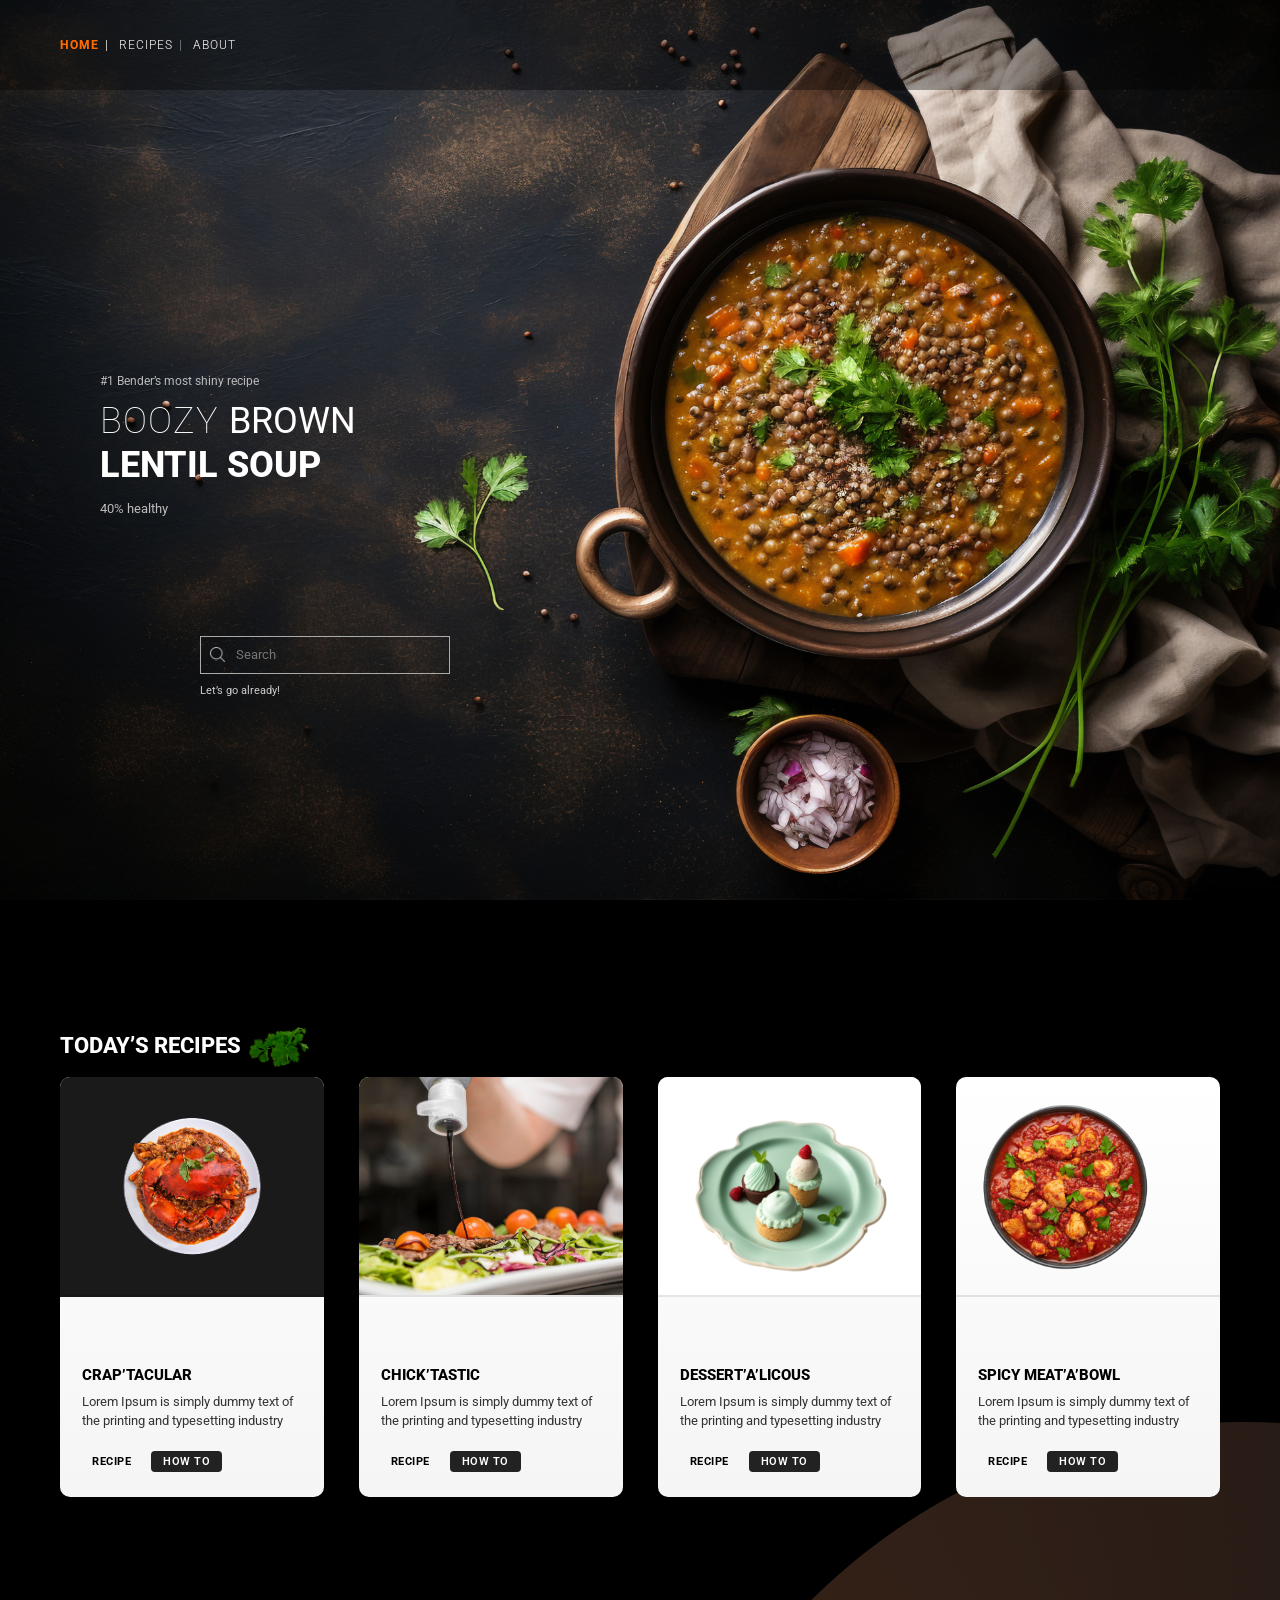
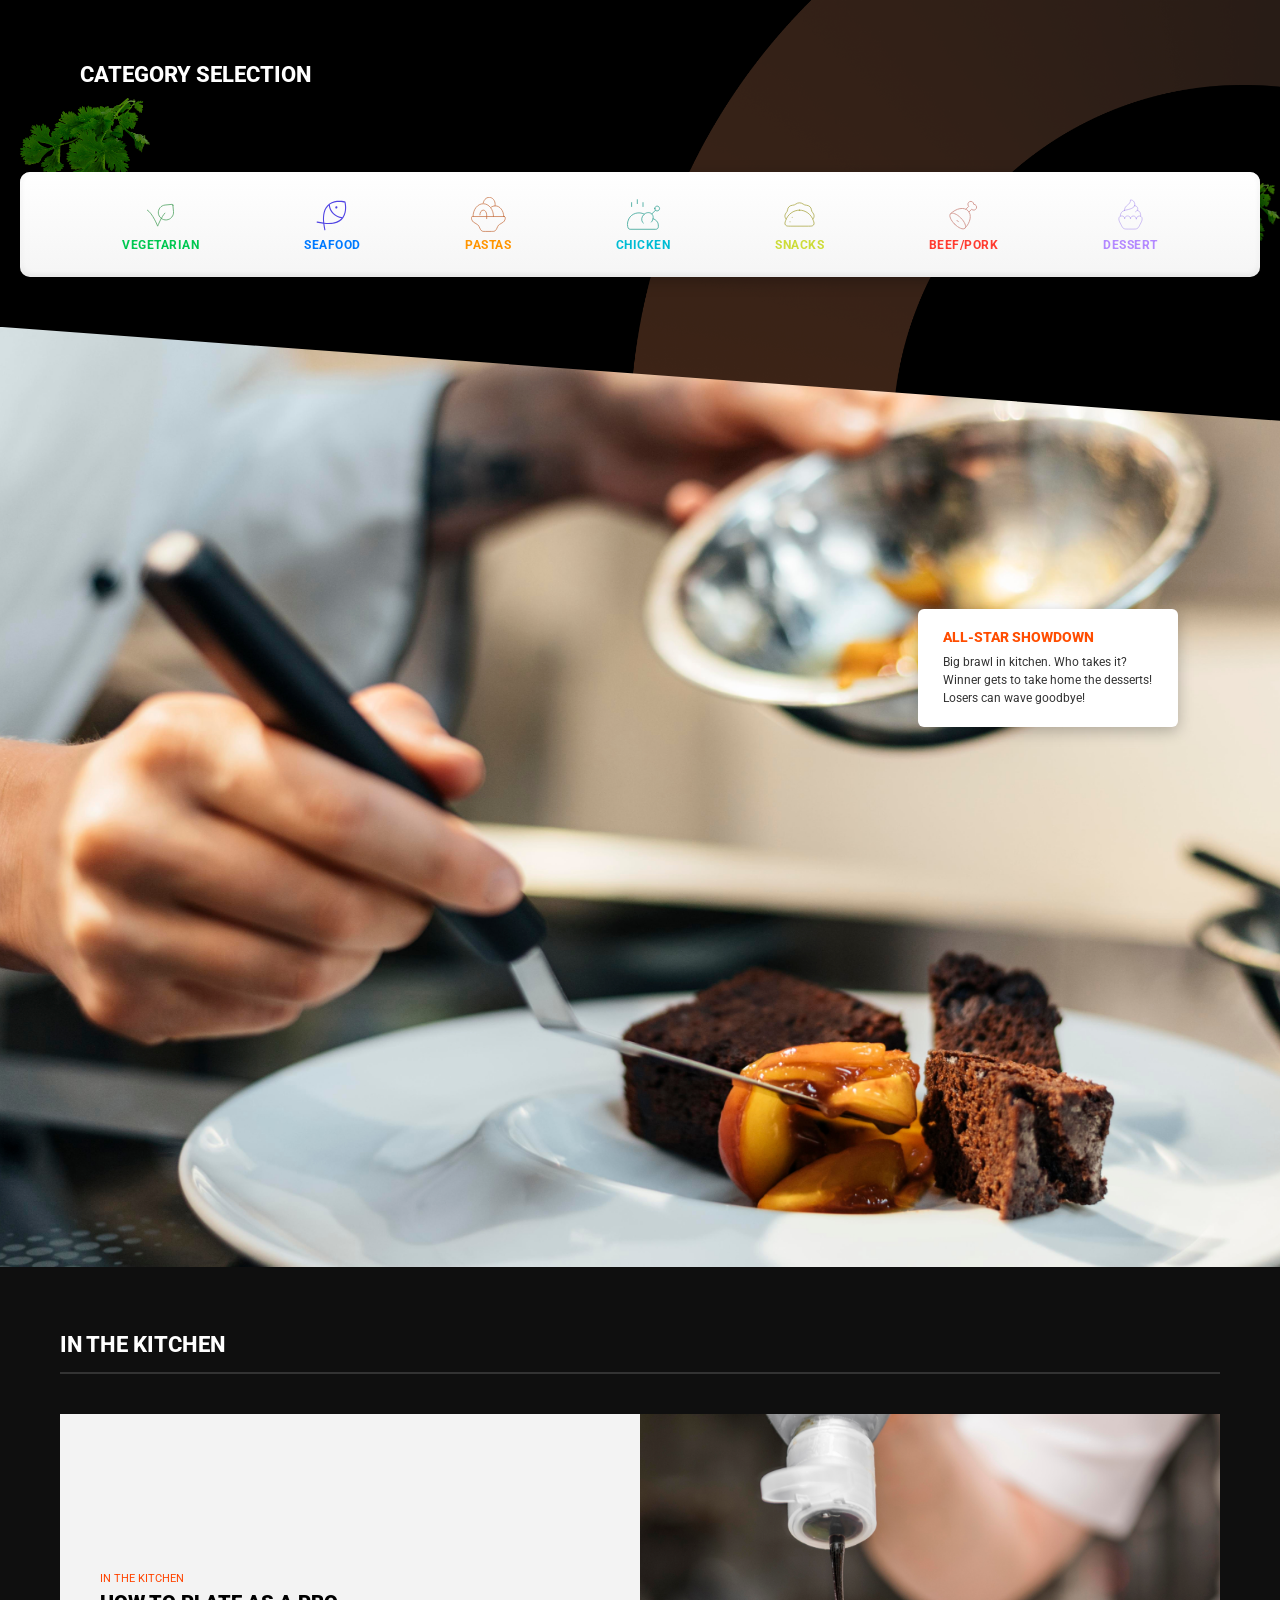
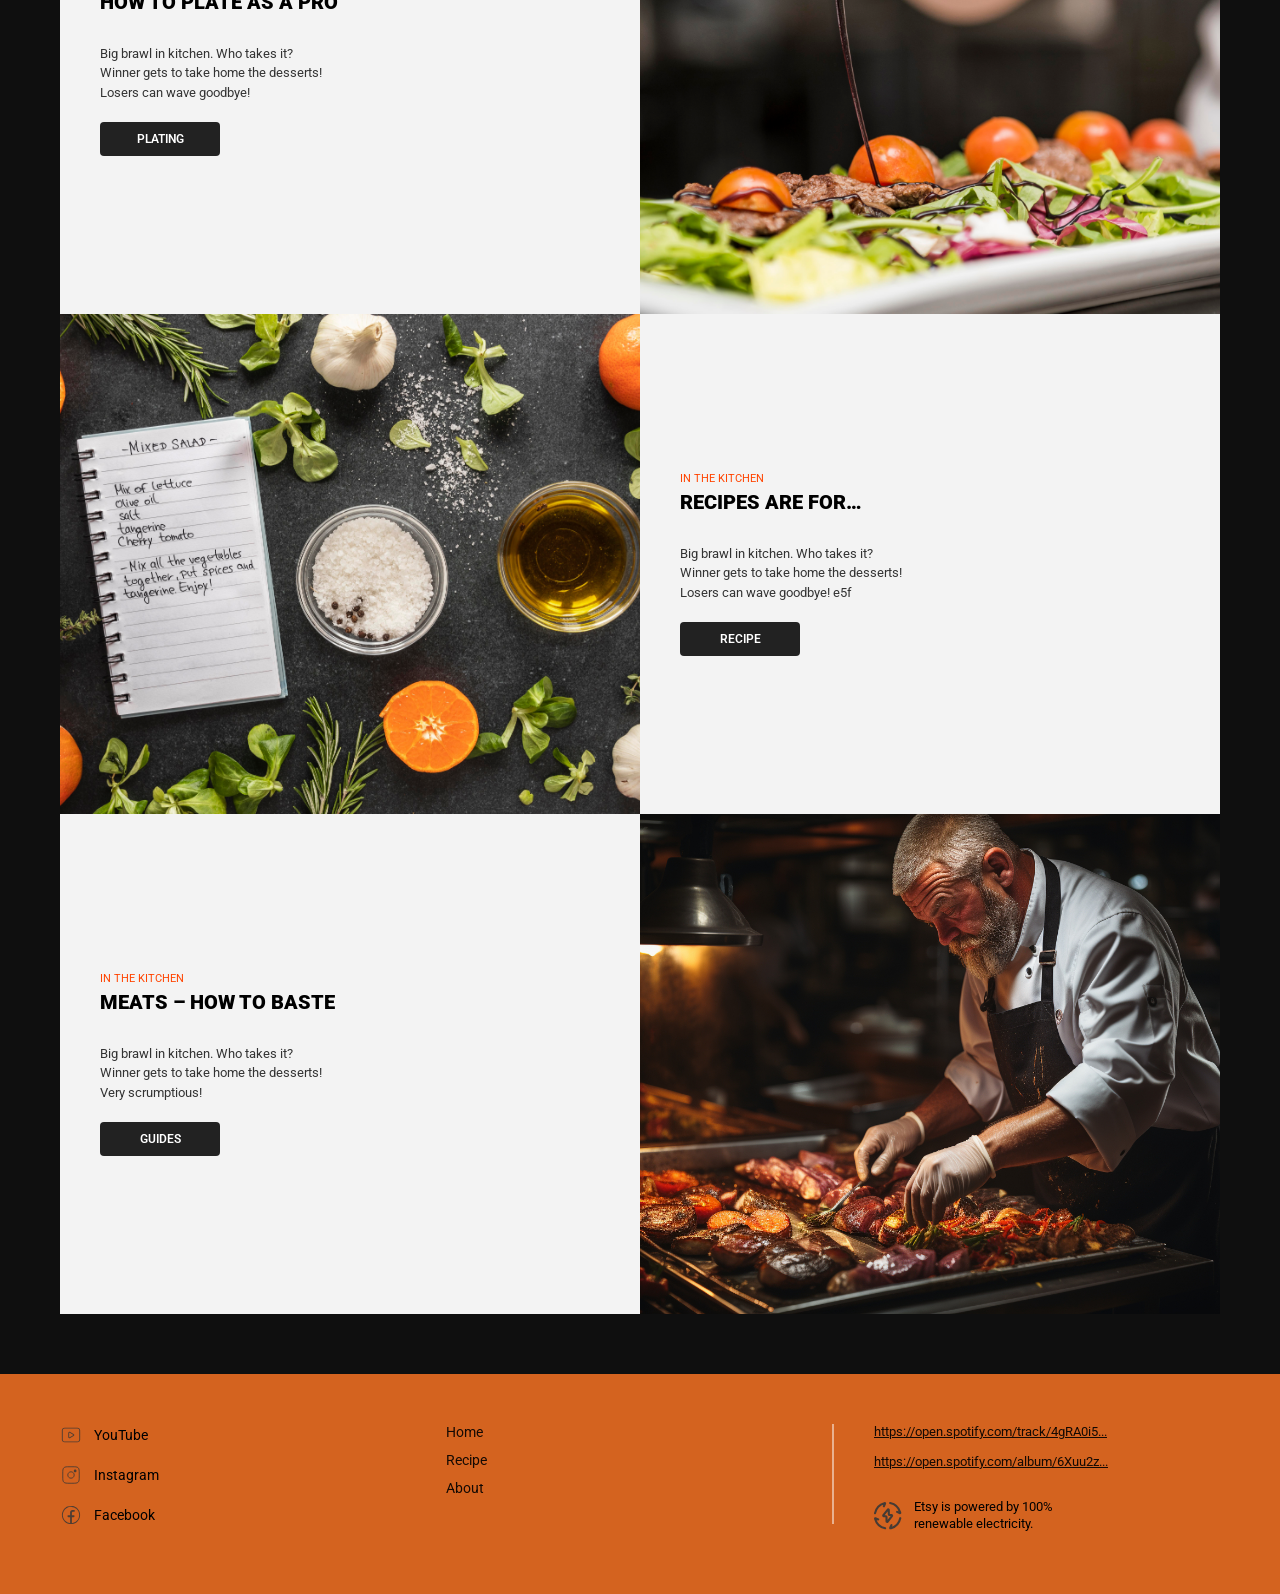
<file: index.html>
<!DOCTYPE html>
<html lang="en">
<head>
  <meta charset="UTF-8">
  <meta name="viewport" content="width=device-width, initial-scale=1.0">
  <title>Boozy Brown Lentil Soup</title>
  <link href="https://fonts.googleapis.com/css2?family=Roboto:wght@100;300;400;700;800&display=swap" rel="stylesheet">
  <link rel="stylesheet" href="style.css">
</head>
<body>
  <!-- ===== NAVIGATION ===== -->
  <header class="navbar">
    <nav>
      <ul>
        <li class="active">HOME</li>
        <li>RECIPES</li>
        <li>ABOUT</li>
      </ul>
    </nav>
  </header>
    <header class="navbar">
  <nav>
    <ul>
      <li class="active">HOME</li>
      <li>RECIPES</li>
      <li>ABOUT</li>
    </ul>
  </nav>
</header>
  <!-- ===== HERO SECTION ===== -->
 <section class="hero" onclick="location.href='RecipeDetails/RecipeDetails.html'">
    <div class="overlay"></div>
    <div class="content">
      <p class="subtitle">#1 Bender’s most shiny recipe</p>
     <h1><span class="light">BOOZY </span><span class="normal">BROWN</span></h1>
<h2>LENTIL SOUP</h2>

      <p class="desc">40% healthy</p>

  <div class="search-box" onclick="event.stopPropagation()" onkeydown="event.stopPropagation()">
  <img src="RecipeFront/images/figma-1st-semester-recipe/images/search-interface.png" alt="Search Icon" class="search-icon">
  <input type="text" placeholder="Search"
         onkeydown="if(event.key === 'Enter' && this.value.trim() !== ''){ location.href='RecipeSRPandSearch/RecipeSRPandSearch.html'; }">
</div>
      <p class="small-text">Let’s go already!</p>
    </div>
  </section>

<!-- ===== TODAY'S RECIPES SECTION ===== -->
<section class="recipes-section">
  <h2 class="section-title">TODAY’S RECIPES 
      <img src="RecipeFront/images/figma-1st-semester-recipe/images/seek.png" class="leaf-icon">
  </h2>

  <div class="recipes-grid">
    <div class="recipe-card">
      <img src="images/figma-1st-semester-recipe/0ca5675bb385cc3f59028e947de2c1664edab663.png" alt="recipe" class="recipe-img">
      <div class="recipe-content">
        <h3>CRAP’TACULAR</h3>
        <p>Lorem Ipsum is simply dummy text of the printing and typesetting industry</p>
        <div class="tags">
          <span class="tag">RECIPE</span>
          <span class="tag how">HOW TO</span>
        </div>
      </div>
    </div>

    <div class="recipe-card">
      <img src="images/figma-1st-semester-recipe/82b049c8a2098b07414c979d2df668dbbc7cd9cd.jpg" alt="recipe" class="recipe-img">
      <div class="recipe-content">
        <h3>CHICK’TASTIC</h3>
        <p>Lorem Ipsum is simply dummy text of the printing and typesetting industry</p>
        <div class="tags">
          <span class="tag">RECIPE</span>
          <span class="tag how">HOW TO</span>
        </div>
      </div>
    </div>

    <div class="recipe-card">
      <img src="images/figma-1st-semester-recipe/0da1266ca0240a8334f162df27a0d9e3b7f6fc4f.png" alt="recipe" class="recipe-img">
      <div class="recipe-content">
        <h3>DESSERT’A’LICOUS</h3>
        <p>Lorem Ipsum is simply dummy text of the printing and typesetting industry</p>
        <div class="tags">
          <span class="tag">RECIPE</span>
          <span class="tag how">HOW TO</span>
        </div>
      </div>
    </div>

    <div class="recipe-card">
      <img src="images/figma-1st-semester-recipe/2ca51512065ec45906eaa1f02310718987f6aa37.png" alt="recipe" class="recipe-img">
      <div class="recipe-content">
        <h3>SPICY MEAT’A’BOWL</h3>
        <p>Lorem Ipsum is simply dummy text of the printing and typesetting industry</p>
        <div class="tags">
          <span class="tag">RECIPE</span>
          <span class="tag how">HOW TO</span>
        </div>
      </div>
    </div>
  </div>
</section>


<!-- ===== CATEGORY SELECTION ===== -->
<section class="category-section">
  <!-- Background vectors -->
  <img src="images/figma-1st-semester-recipe/Ellipse 2.png" alt="background vector" class="category-bg">
  <img src="images/figma-1st-semester-recipe/images/seek.png" alt="leaf left" class="leaf-left">
  <img src="images/figma-1st-semester-recipe/images/seek.png" alt="leaf right" class="leaf-right">

<!-- Title -->
  <h2 class="section-title">CATEGORY SELECTION</h2>

  <!-- Category bar -->
  <div class="category-bar">
    <div class="category-item">
      <img src="images/figma-1st-semester-recipe/icons/iconoir--vegan 1.svg" alt="Vegetarian">
      <p class="veg">VEGETARIAN</p>
    </div>

    <div class="category-item">
      <img src="images/figma-1st-semester-recipe/icons/ph--fish-simple-thin 1.svg" alt="Seafood">
      <p class="seafood">SEAFOOD</p>
    </div>

    <div class="category-item">
      <img src="images/figma-1st-semester-recipe/icons/Group.svg" alt="Pastas">
      <p class="pasta">PASTAS</p>
    </div>

    <div class="category-item">
      <img src="images/figma-1st-semester-recipe/icons/streamline--chicken-grilled-stream 1.svg" alt="Chicken">
      <p class="chicken">CHICKEN</p>
    </div>

    <div class="category-item">
      <img src="images/figma-1st-semester-recipe/icons/hugeicons--taco-02 1.svg" alt="Snacks">
      <p class="snacks">SNACKS</p>
    </div>

    <div class="category-item">
      <img src="images/figma-1st-semester-recipe/icons/tabler--meat 1.svg" alt="Beef">
      <p class="beef">BEEF/PORK</p>
    </div>

    <div class="category-item">
      <img src="images/figma-1st-semester-recipe/icons/hugeicons--cupcake-02 1.svg" alt="Dessert">
      <p class="dessert">DESSERT</p>
    </div>
  </div>
</section>

<!-- ===== CHEF SECTION ===== -->
<section class="chef-section">
  <div class="chef-bg"></div>
  <div class="chef-content">
    <h3>ALL-STAR SHOWDOWN</h3>
    <p>Big brawl in kitchen. Who takes it?<br>Winner gets to take home the desserts!<br>Losers can wave goodbye!</p>
  </div>
</section>

<section class="kitchen-section">
  
  <h2 class="kitchen-title">IN THE KITCHEN</h2>
  <div class="kitchen-divider"></div>

  <div class="kitchen-grid">

    <!-- 1: CARD -->
    <div class="kg-card">
      <p class="small-type">In the kitchen</p>
      <h3>HOW TO PLATE AS A PRO</h3>
      <p class="desc">
        Big brawl in kitchen. Who takes it?<br>
        Winner gets to take home the desserts!<br>
        Losers can wave goodbye!
      </p>
      <button class="kitchen-btn">PLATING</button>
    </div>

    <!-- 2: IMAGE -->
    <div class="kg-img" style="background-image:url(images/figma-1st-semester-recipe/82b049c8a2098b07414c979d2df668dbbc7cd9cd.jpg);"></div>

    <!-- 3: IMAGE -->
    <div class="kg-img" style="background-image:url(images/figma-1st-semester-recipe/6998cb5c6dc02ad247c7559aa3baa0371f5f1b48.jpg);"></div>

    <!-- 4: CARD -->
    <div class="kg-card">
      <p class="small-type">In the kitchen</p>
      <h3>RECIPES ARE FOR…</h3>
      <p class="desc">
        Big brawl in kitchen. Who takes it?<br>
        Winner gets to take home the desserts!<br>
        Losers can wave goodbye! e5f
      </p>
      <button class="kitchen-btn">RECIPE</button>
    </div>

    <!-- 5: CARD -->
    <div class="kg-card">
      <p class="small-type">In the kitchen</p>
      <h3>MEATS – HOW TO BASTE</h3>
      <p class="desc">
        Big brawl in kitchen. Who takes it?<br>
        Winner gets to take home the desserts!<br>
        Very scrumptious!
      </p>
      <button class="kitchen-btn">GUIDES</button>
    </div>

    <!-- 6: IMAGE -->
    <div class="kg-img" style="background-image:url(images/figma-1st-semester-recipe/images/close-up-person.jpg);"></div>

  </div>

</section>

<footer class="footer">
  <div class="footer-container">

    <!-- LEFT: social links -->
    <div class="footer-left">
      <div class="f-row">
        <img src="images/figma-1st-semester-recipe/uit_youtube.svg" class="f-icon">
        <span>YouTube</span>
      </div>
      <div class="f-row">
        <img src="images/figma-1st-semester-recipe/lets-icons_insta-light.svg" class="f-icon">
        <span>Instagram</span>
      </div>
      <div class="f-row">
        <img src="images/figma-1st-semester-recipe/circum_facebook.svg" class="f-icon">
        <span>Facebook</span>
      </div>
    </div>

    <!-- MIDDLE: nav links -->
    <div class="footer-middle">
      <p>Home</p>
      <p>Recipe</p>
      <p>About</p>
    </div>

    <!-- DIVIDER -->
    <div class="footer-divider"></div>

    <!-- RIGHT -->
    <div class="footer-right">
      <p class="spotify-link">
        https://open.spotify.com/track/4gRA0i5...
      </p>
      <p class="spotify-link">
        https://open.spotify.com/album/6Xuu2z...
      </p>

      <div class="etsy-block">
        <img src="images/figma-1st-semester-recipe/Vector.svg" class="etsy-icon">
        <p>Etsy is powered by 100%<br>renewable electricity.</p>
      </div>
    </div>

  </div>
</footer>
</file>
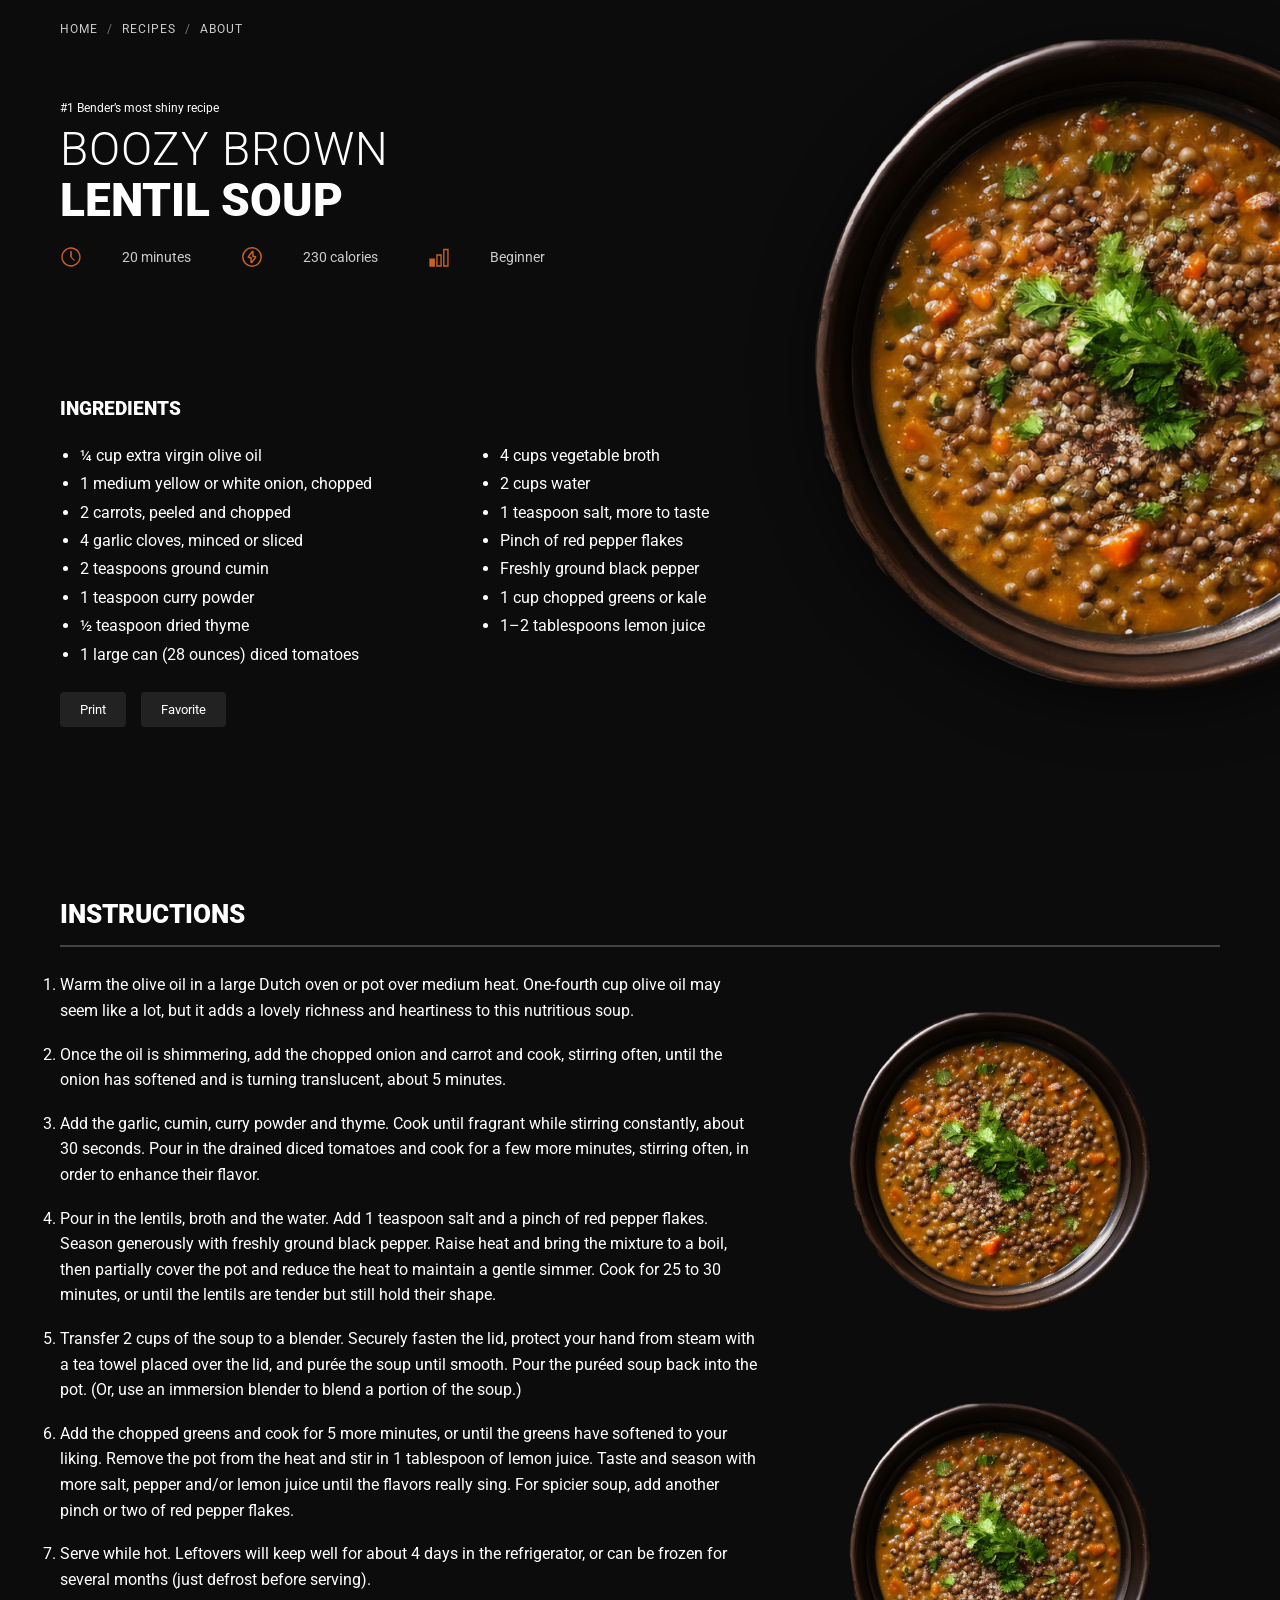
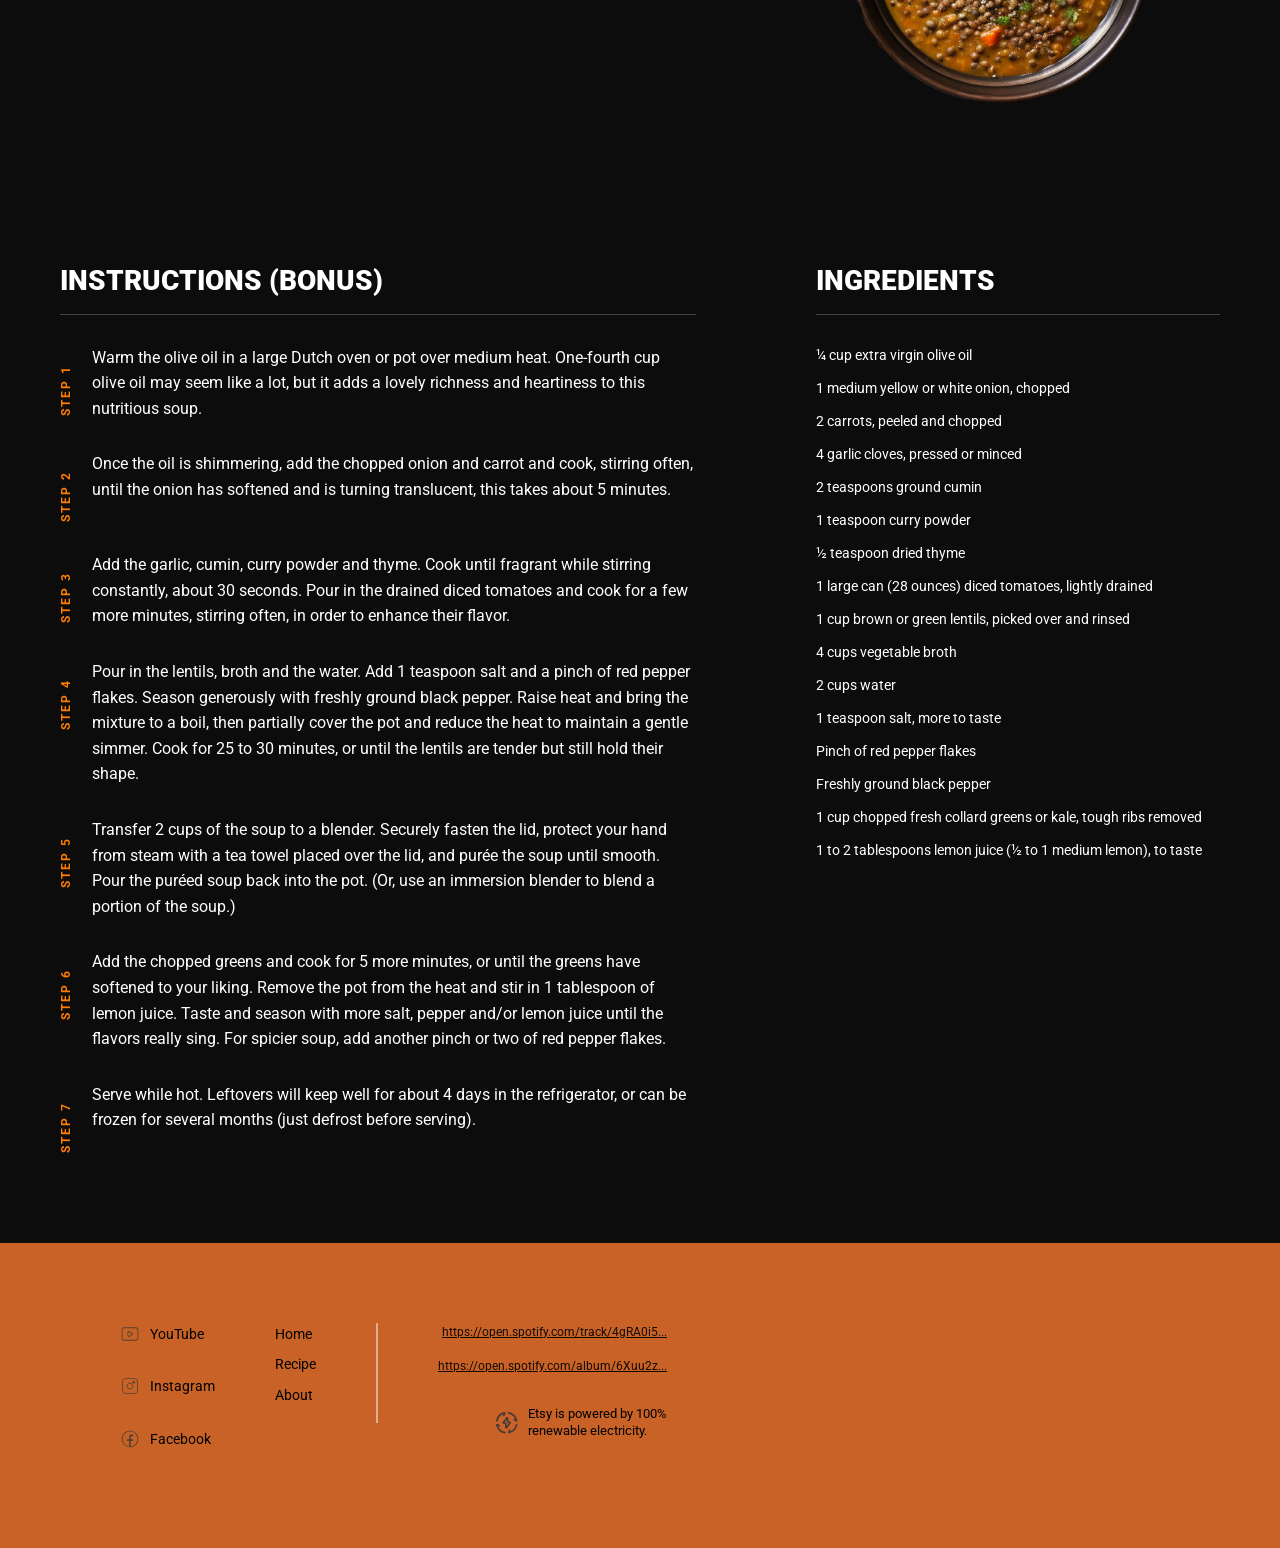
<file: RecipeDetails/RecipeDetails.html>
<!DOCTYPE html>
<html lang="en">
<head>
  <meta charset="UTF-8">
  <meta name="viewport" content="width=device-width, initial-scale=1.0">
  <title>Boozy Brown Lentil Soup</title>

  <!-- main css OUTSIDE folder -->
  <link rel="stylesheet" href="../style.css">

  <!-- page css INSIDE folder -->
  <link rel="stylesheet" href="recipedetails.css">

  <link href="https://fonts.googleapis.com/css2?family=Roboto:wght@300;400;500;700;900&display=swap" rel="stylesheet">
</head>

<body>

  <!-- TOP NAV -->
  <nav class="soup-nav">
    <a href="../index.html">HOME</a>
    <span>/</span>
    <a href="#">RECIPES</a>
    <span>/</span>
    <a href="#">ABOUT</a>
  </nav>

  <!-- PAGE WRAPPER -->
  <section class="soup-container">

    <p class="recipe-tag">#1 Bender’s most shiny recipe</p>
    <h1>
      <span class="light">BOOZY BROWN</span><br>
      <span class="bold">LENTIL SOUP</span>
    </h1>

    <!-- ICON ROW -->
    <div class="icon-row">
      <div class="icon-item">
        <img src="RecipeDetails_images/Recipedetails/carbon_time.svg">
        <p>20 minutes</p>
      </div>
      <div class="icon-item">
        <img src="RecipeDetails_images/Recipedetails/hugeicons_energy-ellipse.svg">
        <p>230 calories</p>
      </div>
      <div class="icon-item">
        <img src="RecipeDetails_images/Recipedetails/carbon_skill-level-basic.svg">
        <p>Beginner</p>
      </div>
    </div>

    <div class="recipe-flex">

      <!-- INGREDIENTS -->
      <div class="ingredients">
        <h3>INGREDIENTS</h3>
        <div class="ing-grid">

          <ul>
            <li>¼ cup extra virgin olive oil</li>
            <li>1 medium yellow or white onion, chopped</li>
            <li>2 carrots, peeled and chopped</li>
            <li>4 garlic cloves, minced or sliced</li>
            <li>2 teaspoons ground cumin</li>
            <li>1 teaspoon curry powder</li>
            <li>½ teaspoon dried thyme</li>
            <li>1 large can (28 ounces) diced tomatoes</li>
          </ul>

          <ul>
            <li>4 cups vegetable broth</li>
            <li>2 cups water</li>
            <li>1 teaspoon salt, more to taste</li>
            <li>Pinch of red pepper flakes</li>
            <li>Freshly ground black pepper</li>
            <li>1 cup chopped greens or kale</li>
            <li>1–2 tablespoons lemon juice</li>
          </ul>

        </div>

        <div class="btn-row">
          <button class="print">Print</button>
          <button class="fav">Favorite</button>
        </div>
      </div>

      <!-- MAIN LARGE IMAGE -->
      <div class="soup-image">
        <img src="RecipeDetails_images/Recipedetails/Untitled design (5).png">
      </div>

    </div>

  </section>

  <!-- INSTRUCTIONS -->
  <section class="instructions">

  <h2>INSTRUCTIONS</h2>

  <div class="divider"></div>   <!-- NEW LINE -->

  <div class="instructions-content">  <!-- NEW WRAPPER -->

    <ol>
      <li>Warm the olive oil in a large Dutch oven or pot over medium heat. One-fourth cup olive oil may seem like a lot, but it adds a lovely richness and heartiness to this nutritious soup.</li>
      <li>Once the oil is shimmering, add the chopped onion and carrot and cook, stirring often, until the onion has softened and is turning translucent, about 5 minutes.</li>
      <li>Add the garlic, cumin, curry powder and thyme. Cook until fragrant while stirring constantly, about 30 seconds. Pour in the drained diced tomatoes and cook for a few more minutes, stirring often, in order to enhance their flavor.</li>
      <li>Pour in the lentils, broth and the water. Add 1 teaspoon salt and a pinch of red pepper flakes. Season generously with freshly ground black pepper. Raise heat and bring the mixture to a boil, then partially cover the pot and reduce the heat to maintain a gentle simmer. Cook for 25 to 30 minutes, or until the lentils are tender but still hold their shape.</li>
      <li>Transfer 2 cups of the soup to a blender. Securely fasten the lid, protect your hand from steam with a tea towel placed over the lid, and purée the soup until smooth. Pour the puréed soup back into the pot. (Or, use an immersion blender to blend a portion of the soup.)</li>
      <li>Add the chopped greens and cook for 5 more minutes, or until the greens have softened to your liking. Remove the pot from the heat and stir in 1 tablespoon of lemon juice. Taste and season with more salt, pepper and/or lemon juice until the flavors really sing. For spicier soup, add another pinch or two of red pepper flakes.</li>
      <li>Serve while hot. Leftovers will keep well for about 4 days in the refrigerator, or can be frozen for several months (just defrost before serving).</li>
    </ol>

    <!-- SMALL RIGHT IMAGES -->
    <div class="right-images">
      <img src="RecipeDetails_images/Recipedetails/Untitled design (5).png">
      <img src="RecipeDetails_images/Recipedetails/Untitled design (5).png">
    </div>

  </section>

</body>
</html>
<!-- BONUS PAGE (SECOND PAGE) -->
<section class="bonus-section">

  <!-- LEFT SIDE — BONUS INSTRUCTIONS -->
  <div class="bonus-left">

    <h2>INSTRUCTIONS (BONUS)</h2>
    <hr class="bonus-divider">

    <div class="bonus-step">
      <div class="step-label">STEP 1</div>
      <p>Warm the olive oil in a large Dutch oven or pot over medium heat. One-fourth cup olive oil may seem like a lot, but it adds a lovely richness and heartiness to this nutritious soup.</p>
    </div>

    <div class="bonus-step">
      <div class="step-label">STEP 2</div>
      <p>Once the oil is shimmering, add the chopped onion and carrot and cook, stirring often, until the onion has softened and is turning translucent, this takes about 5 minutes.</p>
    </div>

    <div class="bonus-step">
      <div class="step-label">STEP 3</div>
      <p>Add the garlic, cumin, curry powder and thyme. Cook until fragrant while stirring constantly, about 30 seconds. Pour in the drained diced tomatoes and cook for a few more minutes, stirring often, in order to enhance their flavor.</p>
    </div>

    <div class="bonus-step">
      <div class="step-label">STEP 4</div>
      <p>Pour in the lentils, broth and the water. Add 1 teaspoon salt and a pinch of red pepper flakes. Season generously with freshly ground black pepper. Raise heat and bring the mixture to a boil, then partially cover the pot and reduce the heat to maintain a gentle simmer. Cook for 25 to 30 minutes, or until the lentils are tender but still hold their shape.</p>
    </div>

    <div class="bonus-step">
      <div class="step-label">STEP 5</div>
      <p>Transfer 2 cups of the soup to a blender. Securely fasten the lid, protect your hand from steam with a tea towel placed over the lid, and purée the soup until smooth. Pour the puréed soup back into the pot. (Or, use an immersion blender to blend a portion of the soup.)</p>
    </div>

    <div class="bonus-step">
      <div class="step-label">STEP 6</div>
      <p>Add the chopped greens and cook for 5 more minutes, or until the greens have softened to your liking. Remove the pot from the heat and stir in 1 tablespoon of lemon juice. Taste and season with more salt, pepper and/or lemon juice until the flavors really sing. For spicier soup, add another pinch or two of red pepper flakes.</p>
    </div>

    <div class="bonus-step">
      <div class="step-label">STEP 7</div>
      <p>Serve while hot. Leftovers will keep well for about 4 days in the refrigerator, or can be frozen for several months (just defrost before serving).</p>
    </div>

  </div>

  <!-- RIGHT SIDE — INGREDIENTS LIST -->
  <div class="bonus-right">

    <h2>INGREDIENTS</h2>
    <hr class="bonus-divider">

    <ul>
      <li>¼ cup extra virgin olive oil</li>
      <li>1 medium yellow or white onion, chopped</li>
      <li>2 carrots, peeled and chopped</li>
      <li>4 garlic cloves, pressed or minced</li>
      <li>2 teaspoons ground cumin</li>
      <li>1 teaspoon curry powder</li>
      <li>½ teaspoon dried thyme</li>
      <li>1 large can (28 ounces) diced tomatoes, lightly drained</li>
      <li>1 cup brown or green lentils, picked over and rinsed</li>
      <li>4 cups vegetable broth</li>
      <li>2 cups water</li>
      <li>1 teaspoon salt, more to taste</li>
      <li>Pinch of red pepper flakes</li>
      <li>Freshly ground black pepper</li>
      <li>1 cup chopped fresh collard greens or kale, tough ribs removed</li>
      <li>1 to 2 tablespoons lemon juice (½ to 1 medium lemon), to taste</li>
    </ul>

  </div>

</section>
<footer class="footer">
  <div class="footer-container">

    <footer class="footer">
  <div class="footer-inner">

    <!-- LEFT -->
    <div class="footer-col footer-left">
      <div class="f-row">
        <img src="RecipeDetails_images/Recipedetails/uit_youtube.svg" class="f-icon">
        <span>YouTube</span>
      </div>
      <div class="f-row">
        <img src="RecipeDetails_images/Recipedetails/lets-icons_insta-light.svg" class="f-icon">
        <span>Instagram</span>
      </div>
      <div class="f-row">
        <img src="RecipeDetails_images/Recipedetails/circum_facebook.svg" class="f-icon">
        <span>Facebook</span>
      </div>
    </div>

    <!-- MIDDLE -->
    <div class="footer-col footer-middle">
      <a class="footer-link">Home</a>
      <a class="footer-link">Recipe</a>
      <a class="footer-link">About</a>
    </div>

    <!-- DIVIDER -->
    <div class="footer-divider"></div>

    <!-- RIGHT -->
    <div class="footer-col footer-right">
      <p class="spotify-link">https://open.spotify.com/track/4gRA0i5...</p>
      <p class="spotify-link">https://open.spotify.com/album/6Xuu2z...</p>
      
      <div class="etsy-block">
        <img src="RecipeDetails_images/Recipedetails/Vector.svg" class="etsy-icon">
        <p class="etsy-text">Etsy is powered by 100%<br>renewable electricity.</p>
      </div>
    </div>

  </div>
</footer>
</file>
<file: style.css>
* {
  margin: 0;
  padding: 0;
  box-sizing: border-box;
  font-family: 'Roboto', sans-serif;
}

body {
  background-color: #000;
  color: #fff;
}

/* ===== NAVIGATION BAR ===== */
.navbar {
  width: 100%;
  position: absolute;
  top: 0;
  left: 0;
  padding: 38px 60px;
  background: rgba(0, 0, 0, 0.2);
  z-index: 10;
}

.navbar nav {
  display: flex;
  justify-content: flex-start; /* left aligned */
}

.navbar ul {
  list-style: none;
  display: flex;
  align-items: center;
  gap: 10px;
}

.navbar li {
  font-size: 12px;
  font-weight: 300; /* lighter font */
  letter-spacing: 1px;
  color: #ffffff;
  opacity: 0.7; /* slightly faded */
  cursor: pointer;
  transition: 0.3s ease;
  position: relative;
  padding-right: 10px;
}

/* Separator bar ( | ) */
.navbar li:not(:last-child)::after {
  content: "|";
  position: absolute;
  right: 0;
  color: #ffffff;
  opacity: 0.5;
}

.navbar li.active {
  color: #ff6b00; /* Orange highlight */
  font-weight: 600;
  opacity: 1;
}

.navbar li:hover {
  opacity: 1;
}

/* ===== HERO SECTION ===== */
.hero {
  position: relative;
  width: 100%;
  height: 100vh;
  background: url("RecipeFront/images/figma-1st-semester-recipe/rectangle-4.jpg") center/cover no-repeat;
  display: flex;
  align-items: center;
  justify-content: flex-start;
  padding-left: 100px;
}

.overlay {
  position: absolute;
  width: 100%;
  height: 100%;
  background: rgba(0, 0, 0, 0);
  top: 0;
  left: 0;
}

.content {
  position: relative;
  z-index: 2;
  max-width: 500px;
}

.subtitle {
  font-size: 12px;
  color: #bbb;
  margin-top: 170px; margin-bottom: 15px;
}

h1 {
  font-size: 36px;
  text-transform: uppercase;
  line-height: 1;
}

h1 .light {
  font-weight: 100;
  letter-spacing: 1px;
  color: #fff;
}

h1 .normal {
  font-weight: 400;
  color: #fff;
}

h2 {
  font-size: 36px;
  font-weight: 800;
  color: #fff;
  margin-top: 5px;
  text-transform: uppercase;
}

.desc {
  margin-top: 15px;
  font-size: 13px;
  color: #bbb;
}

.small-text {
  font-size: 11px;
  color: #ccc;
  margin-top: 10px;
  margin-left: 100px;
}

/* ===== SEARCH BAR ===== */
.search-box {
  position: relative;
  display: flex;
  align-items: center;
  margin-top: 120px;
  margin-left: 100px;
  width: 250px;
}

.search-box input {
  width: 100%;
  height: 38px;
  border: 1px solid #aaa;
  background: transparent;
  color: #fff;
  padding: 0 10px 0 35px;
  outline: none;
  border-radius: 0;
  font-size: 13px;
}

.search-icon {
  position: absolute;
  left: 10px;
  width: 15px;
  opacity: 0.7;
}

.small-text {
  font-size: 11px;
  color: #ccc;
  margin-top: 10px;
}

/* ===== TODAY'S RECIPES SECTION ===== */
.recipes-section {
  position: relative;
  padding: 120px 60px 100px; /* added more top and bottom padding */
}

.recipes-section {
  position: relative;
  z-index: 5; /* ← white cards ABOVE ellipse */
}

/* Section title */
.section-title {
  display: flex;
  align-items: center;
  gap: 8px;
  font-size: 22px;
  font-weight: 800;
  color: #fff;
  text-transform: uppercase;
  margin-bottom: 10px; /* space between title and line */
}

/* Leaf icon */
.leaf-icon {
  width: 60px;
  height: auto;
  margin-top: 2px;
}

/* Divider line */
.section-divider {
  width: 200px; /* adjust length of line */
  height: 2px;
  margin-bottom: 50px; /* space below the line before the cards */
  border-radius: 2px;
}

/* Recipe Grid */
.recipes-grid {
  display: grid;
  grid-template-columns: repeat(4, 1fr);
  gap: 35px; /* more gap between cards */
  justify-content: center;
}

/* Recipe Card */
.recipe-card {
  background: linear-gradient(180deg, #ffffff 0%, #f5f5f5 100%);
  border-radius: 10px;
  overflow: hidden;
  color: #000;
  transition: 0.3s;
  height: 420px; /* increased card height */
  display: flex;
  flex-direction: column;
  justify-content: space-between;
}

.recipe-card:hover {
  transform: translateY(-5px);
  box-shadow: 0 8px 20px rgba(0, 0, 0, 0.3);
}

/* Image */
.recipe-img {
  width: 100%;
  height: 220px;
  object-fit: cover;
  object-position: center;
  border-bottom: 2px solid rgba(0, 0, 0, 0.1);
}

/* ===== SPECIAL IMAGE STYLING FOR CRAB & MEAT ===== */

/* Crab image (first card) */
.recipes-grid .recipe-card:first-child .recipe-img {
  background-color: #1a1a1a; /* dark background behind crab */
  object-fit: contain;       /* keep full circular crab visible */
  padding: 15px;
}

/* ===== MEAT IMAGE SMALLER INSIDE SAME FRAME ===== */
.recipes-grid .recipe-card:last-child .recipe-img {
  width: 200%;
  height: 220px;              /* same height as other images */
  object-fit: contain;        /* keeps full image shape */
  object-position: left top;  /* align to top-left corner */
  background-color: transparent;
  padding: 20px;              /* shrink image inside same frame */
  box-sizing: border-box;     /* keeps padding inside image area */
}

/* ===== SPECIAL STYLING FOR DESSERT IMAGE (CENTERED, NO CROP) ===== */
.recipes-grid .recipe-card:nth-child(3) .recipe-img {
  object-fit: contain;       /* shows full image */
  object-position: center center; /* centers image horizontally and vertically */
  background-color: #fff;    /* white backdrop behind plate edges */
  height: 220px;             /* keeps consistent height with other cards */
}


/* Text Content */
.recipe-content {
  padding: 20px 22px 25px;
}

.recipe-content h3 {
  font-size: 15px;
  font-weight: 800;
  text-transform: uppercase;
  margin-bottom: 8px;
}

.recipe-content p {
  font-size: 13px;
  color: #333;
  margin-bottom: 20px;
  line-height: 1.5;
}

/* Tags */
.tags {
  display: flex;
  align-items: center;
  gap: 10px;
}

/* Category tags */
.tag {
  font-size: 11px;
  padding: 4px 10px;
  border-radius: 4px;
  font-weight: 700;
  letter-spacing: 0.5px;
  text-transform: uppercase;
}

.tag.seafood { color: #007aff; }
.tag.chicken { color: #00bcd4; }
.tag.dessert { color: #b388ff; }
.tag.beef { color: #ff3b30; }

/* HOW TO button */
.tag.how {
  background: #222;
  color: #fff;
  border-radius: 4px;
  font-weight: 600;
  padding: 4px 12px;
  font-size: 11px;
  transition: 0.3s;
}

.tag.how:hover {
  background: #444;
}

/* ===== CATEGORY SELECTION ===== */
.category-section {
  position: relative;
  z-index: 1; /* ellipse stays below recipes-section */
}

.category-bg {
  position: absolute;
  top: -180px;
  right: -250px;
  width: 900px;
  z-index: 0;  /* IMPORTANT: not -1 anymore */
  opacity: 1;
}

.leaf-left {
  position: absolute;
  top: 35%;
  left: 0;
  margin-left: 20px;
  width: 130px;
  opacity: 0.9;
  z-index: 1;
}

.leaf-right {
  position: absolute;
  bottom: 10%;
  right: 0;
  width: 100px;
  opacity: 0.9;
  z-index: 1;
}

.category-section .section-title {
  font-size: 22px;
  font-weight: 800;
  color: #fff;
  text-transform: uppercase;
  margin-bottom: 25px;
  margin-left: 20px;
  padding: 60px;
  text-align: left;
  position: relative;
  z-index: 2;
}

/* Category bar */
.category-bar {
  display: flex;
  justify-content: space-around;
  align-items: center;

  /* White–silver gradient */
  background: linear-gradient(180deg, #ffffff 0%, #f5f5f5 100%);
  
  border-radius: 10px;
  padding: 25px 50px;
  
  /* Inner soft shadow + outer lift */
  box-shadow: inset 0 2px 4px rgba(255, 255, 255, 0.8),
              inset 0 -2px 6px rgba(0, 0, 0, 0.08),
              0 4px 15px rgba(0, 0, 0, 0.25);
  
  position: relative;
  z-index: 2;
  margin-left: 20px;
  margin-right: 20px;
}

/* Each category item */
.category-item {
  display: flex;
  flex-direction: column;
  align-items: center;
  gap: 6px;
  transition: 0.3s;
  cursor: pointer;
}

.category-item img {
  width: 35px;
  height: auto;
  opacity: 0.9;
  transition: 0.3s;
}

.category-item p {
  font-size: 12px;
  font-weight: 700;
  letter-spacing: 0.5px;
  text-transform: uppercase;
  transition: 0.3s;
}

/* Hover effect */
.category-item:hover img {
  transform: scale(1.1);
  opacity: 1;
}

/* Category colors */
p.veg { color: #00c851; }
p.seafood { color: #007aff; }
p.pasta { color: #ff9500; }
p.chicken { color: #00bcd4; }
p.snacks { color: #cddc39; }
p.beef { color: #ff3b30; }
p.dessert { color: #b388ff; }

/* ===== CHEF SECTION (SIDE CUT STYLE) ===== */
.chef-section {
  position: relative;
  height: 940px; /* adjust height as needed */
  overflow: hidden; /* hides the overflow (side cut effect) */
  margin-top: 50px;
}

/* ===== ANGLED TOP CUT EFFECT ===== */
.chef-section::after {
    content: "";
    position: absolute;
    top: 0;
    left: 0;
    width: 100%;
    height: 100%;
    background: transparent;
    clip-path: polygon(0 0, 100% 10%, 100% 100%, 0 100%);
    z-index: 3;
}

/* Background image setup */
.chef-bg {
  position: absolute;
  top: 0;
  left: 0;
  width: 120%;        /* extend a bit if you want the image to bleed */
  height: 120%;
  background-image: url("images/figma-1st-semester-recipe/d126448b7916a93b8533afdfadbf849f32c00aea.jpg");
  background-size: cover;
  background-position: center;
  z-index: 1;

  /* subtle straight diagonal from top-left (high) to top-right (lower) */
  -webkit-clip-path: polygon(0 0, 100% 10%, 100% 100%, 0 100%);
          clip-path: polygon(0 0, 100% 10%, 100% 100%, 0 100%);
}

/* Text box styling */
.chef-content {
  position: absolute;
  right: 8%;
  top: 30%;
  background: #ffffff;
  color: #000;
  padding: 20px 25px;
  border-radius: 6px;
  width: 260px;
  box-shadow: 0 4px 15px rgba(0, 0, 0, 0.25);
  z-index: 2;
}

.chef-content h3 {
  font-size: 14px;
  font-weight: 800;
  text-transform: uppercase;
  color: #ff4d00;
  margin-bottom: 8px;
}

.chef-content p {
  font-size: 12px;
  line-height: 1.5;
  color: #333;
}

/* ===== IN THE KITCHEN SECTION ===== */
/* Section container */
.kitchen-section {
  padding: 60px;
  background: #0f0f0f;
}

.kitchen-title {
  font-size: 22px;
  font-weight: 800;
  color: #fff;
  text-transform: uppercase;
}

.kitchen-divider {
  width: 100%;
  height: 2px;
  background: #333;
  margin: 15px 0 40px;
}

/* GRID — 2 columns, 3 rows */
.kitchen-grid {
  display: grid;
  grid-template-columns: 1fr 1fr;  /* 2 columns */
  grid-auto-rows: 500px;           /* height of each item */
  gap: 0;                           /* NO spacing */
}

/* CARD ITEM */
.kg-card {
  background: #f3f3f3;
  padding: 40px;
  display: flex;
  flex-direction: column;
  justify-content: center;
}

.kg-card .small-type {
  font-size: 11px;
  color: #ff4400;
  text-transform: uppercase;
  margin-bottom: 5px;
}

.kg-card h3 {
  font-size: 20px;
  font-weight: 900;
  margin-bottom: 15px;
  color: #000;
}

.kg-card .desc {
  font-size: 13px;
  color: #333;
  line-height: 1.5;
  margin-bottom: 20px;
}

.kitchen-btn {
  width: 120px;
  padding: 10px 0;
  background: #222;
  color: #fff;
  border: none;
  font-size: 12px;
  font-weight: 600;
  border-radius: 4px;
  cursor: pointer;
}

/* IMAGE ITEM */
.kg-img {
  background-size: cover;
  background-position: center;
  width: 100%;
  height: 100%;
}

/* FOOTER BASE */
.footer {
  width: 100%;
  background: #d4631f; /* orange color */
  padding: 50px 60px;
  color: #000;
  font-size: 14px;
}

.footer-container {
  display: grid;
  grid-template-columns: 1fr 1fr auto 1fr;
  align-items: flex-start;
  gap: 40px;
}

/* LEFT: SOCIAL ICONS */
.footer-left .f-row {
  display: flex;
  align-items: center;
  gap: 12px;
  margin-bottom: 18px;
}

.f-icon {
  width: 22px;
  opacity: 0.85;
}

/* MIDDLE NAV TEXT */
.footer-middle p {
  margin-bottom: 12px;
  font-size: 14px;
  cursor: pointer;
  opacity: 0.9;
}

/* DIVIDER */
.footer-divider {
  width: 2px;
  background: rgba(255,255,255,0.5);
  height: 100px;
  justify-self: center;
}

/* RIGHT SECTION */
.footer-right {
  display: flex;
  flex-direction: column;
  gap: 15px;
}

.spotify-link {
  font-size: 13px;
  text-decoration: underline;
  cursor: pointer;
  opacity: 0.9;
}

.etsy-block {
  margin-top: 15px;
  display: flex;
  align-items: center;
  gap: 12px;
}

.etsy-icon {
  width: 28px;
  opacity: 0.9;
}

.etsy-block p {
  font-size: 13px;
  line-height: 1.3;
}

/* ==========================================================
   MOBILE RESPONSIVE — HOMEPAGE
   ========================================================== */
@media (max-width: 768px) {

  /* GLOBAL */
  body {
    overflow-x: hidden;
  }

  /* ===== NAVBAR ===== */
  .navbar {
    padding: 20px;
  }

  .navbar ul {
    flex-wrap: wrap;
    gap: 6px;
  }

  .navbar li {
    font-size: 11px;
    padding-right: 6px;
  }

  /* ===== HERO ===== */
  .hero {
    height: auto;
    padding: 40px 20px;
    justify-content: center;
    text-align: center;
    padding-left: 0;
    background-position: top;
  }

  .subtitle {
    margin-top: 120px;
    text-align: center;
  }

  h1, h2 {
    font-size: 26px;
    line-height: 1.2;
    text-align: center;
  }

  .desc {
    font-size: 12px;
    text-align: center;
  }

  /* SEARCH BOX */
  .search-box {
    margin: 25px auto 0 auto;
    width: 80%;
  }

  .small-text {
    text-align: center;
    margin-left: 0;
  }

  /* ===== TODAY'S RECIPES ===== */
  .recipes-section {
    padding: 60px 20px;
  }

  .section-title {
    font-size: 18px;
  }

  .leaf-icon {
    width: 40px;
  }

  /* 4 columns → 1 column on mobile */
  .recipes-grid {
    grid-template-columns: 1fr;
    gap: 25px;
  }

  .recipe-card {
    height: auto;
  }

  .recipe-img {
    height: 180px;
  }

  /* Meat image fix */
  .recipes-grid .recipe-card:last-child .recipe-img {
    width: 100%;
    padding: 10px;
  }

  /* Dessert img fix */
  .recipes-grid .recipe-card:nth-child(3) .recipe-img {
    height: 180px;
  }

  .recipe-content {
    padding: 15px;
  }

  /* ===== CATEGORY SECTION ===== */
  .category-bg,
  .leaf-left,
  .leaf-right {
    display: none; /* hides big graphics on mobile */
  }

  .category-section .section-title {
    padding: 20px 0;
    margin-left: 0;
    text-align: center;
  }

  .category-bar {
    flex-wrap: wrap;
    padding: 20px;
    gap: 20px;
  }

  .category-item img {
    width: 28px;
  }

  .category-item p {
    font-size: 11px;
  }

  /* ===== CHEF SECTION ===== */
  .chef-section {
    height: auto;
    margin-top: 40px;
    padding-bottom: 40px;
  }

  .chef-bg {
    width: 100%;
    height: 400px;
    clip-path: none;
  }

  .chef-content {
    position: relative;
    top: auto;
    right: auto;
    margin: 20px;
    width: auto;
  }

  /* ===== IN THE KITCHEN ===== */
  .kitchen-section {
    padding: 40px 20px;
  }

  .kitchen-title {
    font-size: 18px;
    text-align: center;
  }

  .kitchen-grid {
    grid-template-columns: 1fr;  /* stack all */
    grid-auto-rows: auto;
  }

  .kg-card {
    padding: 25px;
    text-align: center;
  }

  .kitchen-btn {
    margin: 0 auto;
  }

  .kg-img {
    height: 260px;
  }

  /* ===== FOOTER ===== */
  .footer {
    padding: 40px 20px;
  }

  .footer-container {
    grid-template-columns: 1fr;
    text-align: center;
    gap: 25px;
  }

  .footer-left .f-row {
    justify-content: center;
  }

  .footer-divider {
    display: none;
  }

  .footer-right {
    align-items: center;
  }

}
</file>
<file: RecipeDetails/recipedetails.css>
* body {
  background: #0c0c0c;
  color: #fff;
  font-family: 'Roboto', sans-serif;
  line-height: 1.6;
}

/* NAV */
.soup-nav {
  padding: 20px 60px;
  font-size: 12px;
  letter-spacing: 1px;
}

.soup-nav a {
  color: #ccc;
  text-decoration: none;
}

.soup-nav span {
  margin: 0 5px;
  color: #777;
}

/* MAIN WRAPPER */
.soup-container {
  padding: 40px 60px;
}

/* IMAGE CONTAINER */
.soup-image {
  flex-shrink: 0;           /* prevent pushing to the edge */
}

/* Subtext above title */
.recipe-tag {
  margin-bottom: 6px;
  font-size: 12px;
}

/* ==== TITLE AREA ==== */
h1 {
  font-size: 46px;
  margin-bottom: 15px; /* tighter spacing */
  line-height: 1.1;
}

h1 .light {
  font-weight: 300;
}

h1 .bold {
  font-weight: 900;
}

/* ICON ROW (more compact like screenshot) */
.icon-row {
  display: flex;
  align-items: center;
  gap: 50px;
  margin: 20px 0 45px 0;
}

.icon-item {
  display: flex;
  align-items: center;
  gap: 40px;
  color: #ccc;
  font-size: 14px;
}

/* FLEX SECTION */
.recipe-flex {
  display: flex;
  align-items: center;       /* vertical alignment */
  justify-content: space-between;
  gap: 60px;                 /* distance between text & bowl */
  margin-top: 40px;
}

/* INGREDIENTS */
.ingredients h3 {
  font-weight: 900;
  margin-bottom: 20px;
}

.ing-grid {
  display: flex;
  gap: 40px;
  margin-bottom: 20px;
}

/* Make ingredient columns wider */
.ing-grid ul {
  width: 360px;  /* <-- THIS IS THE FIX */
}

.ingredients ul {
  list-style: disc !important;   /* show bullets */
  margin-left: 20px;             /* indent bullets */
}

.ingredients li {
  margin-bottom: 6px;            /* spacing between items */
  line-height: 1.4;
}

/* Buttons */
.btn-row {
  display: flex;
  gap: 15px;
}

.print, .fav {
  padding: 10px 20px;
  background: #222;
  border: none;
  color: #fff;
  cursor: pointer;
  border-radius: 4px;
}

/* BOWL IMAGE */
.soup-image img {
  width: 1000px;             /* adjust size here */
  height: auto;
  object-fit: contain;
  filter: drop-shadow(0 12px 30px rgba(0,0,0,0.55));
  margin-left: -300px;          /* no negative margins */
  margin-top: -350px;
}

/* INSTRUCTIONS */
.instructions {
  padding: 40px 60px;
}

/* Title */
.instructions h2 {
  font-size: 26px;
  font-weight: 900;
  margin-bottom: 10px; 
}

/* Divider line */
.instructions .divider {
  width: 100%;
  height: 2px;
  background: #444;
  margin-bottom: 25px;
}

/* Layout for text + images */
.instructions-content {
  display: flex;
  justify-content: space-between;
  align-items: flex-start;
}

/* Numbered list */
.instructions ol {
  max-width: 800px;
  margin-bottom: 40px;
}

/* Steps */
.instructions li {
  margin-bottom: 18px;
}

/* RIGHT SMALL IMAGES */
.right-images {
  display: flex;
  flex-direction: column;
  gap: 5px;
  margin-top: 5px;
}

.right-images img {
  width: 460px;
  margin-left: auto;
  gap: 10px;
}

/* BONUS PAGE LAYOUT */
.bonus-section {
  padding: 60px;
  display: flex;
  gap: 120px;
  justify-content: space-between;
  align-items: flex-start;
}

/* Titles */
.bonus-section h2 {
  font-size: 28px;
  font-weight: 900;
  margin-bottom: 10px;
}

.bonus-divider {
  border: none;
  border-top: 1px solid #444;
  margin-bottom: 30px;
}

/* LEFT SIDE (steps) */
.bonus-left {
  width: 55%;
}

.bonus-step {
  display: flex;
  align-items: flex-start;   /* this lifts the step label to the TOP */
  gap: 20px;
  margin-bottom: 30px;
}

.step-label {
  writing-mode: vertical-rl;
  transform: rotate(180deg);
  color: #ff7d00;
  font-weight: 700;
  font-size: 12px;
  letter-spacing: 2px;
  line-height: 1;

  margin-top: 20px;   /* tweak this to move STEP UP or DOWN */
}

/* RIGHT SIDE (ingredients) */
.bonus-right {
  width: 35%;
}

.bonus-right ul {
  list-style: none;
  padding-left: 0;
}

.bonus-right li {
  margin-bottom: 12px;
  font-size: 14px;
  line-height: 1.5;
}

/* FOOTER BASE */
.footer {
  background: #c86226;
  padding: 40px 60px;
  color: #000;
}

.footer-inner {
  display: flex;
  justify-content: space-between;
  align-items: flex-start;
  gap: 60px;
}

/* COLUMNS */
.footer-col {
  display: flex;
  flex-direction: column;
  gap: 12px;
}

/* LEFT COLUMN (SOCIAL) */
.footer-left .f-row {
  display: flex;
  align-items: center;
  gap: 10px;
}

.f-icon {
  width: 20px;
  opacity: 0.8;
}

/* MIDDLE NAV */
.footer-middle {
  display: flex;
  flex-direction: column;
  gap: 8px;
}

.footer-link {
  color: #000;
  text-decoration: none;
  font-size: 14px;
}

/* DIVIDER */
.footer-divider {
  width: 2px;
  background-color: #f9f9f9;
  height: 100px;
  opacity: 0.5;
}

/* RIGHT COLUMN */
.footer-right {
  display: flex;
  flex-direction: column;
  align-items: flex-end;   /* Align Spotify + Etsy to the RIGHT */
  gap: 15px;
}

.spotify-link {
  font-size: 12px;
  color: #000;
  margin: 0;
}

.etsy-block {
  display: flex;
  align-items: center;
  gap: 10px;
}

.etsy-icon {
  width: 22px;
}

.etsy-text {
  font-size: 12px;
  line-height: 1.3;
}

/* =========================================
   MOBILE RESPONSIVE STYLES
   ========================================= */
@media (max-width: 768px) {

  /* BODY */
  body {
    line-height: 1.4;
  }

  /* NAV */
  .soup-nav {
    padding: 15px 20px;
    font-size: 11px;
    display: flex;
    flex-wrap: wrap;
    gap: 4px;
  }

  /* MAIN WRAPPER */
  .soup-container {
    padding: 20px;
  }

  /* TITLE */
  h1 {
    font-size: 32px;
    line-height: 1.1;
  }

  .recipe-tag {
    font-size: 11px;
  }

  /* ICON ROW */
  .icon-row {
    flex-direction: column;
    align-items: flex-start;
    gap: 12px;
    margin: 20px 0;
  }

  .icon-item {
    gap: 12px;
    font-size: 12px;
  }

  .icon-item img {
    width: 22px;
  }

  /* MAIN FLEX (INGREDIENTS + IMAGE) */
  .recipe-flex {
    flex-direction: column;
    gap: 30px;
    margin-top: 25px;
  }

  /* INGREDIENTS */
  .ing-grid {
    flex-direction: column;
    gap: 20px;
  }

  .ing-grid ul {
    width: 100%;
  }

  .btn-row {
    justify-content: flex-start;
  }

  /* MAIN SOUP IMAGE */
  .soup-image img {
    width: 100%;
    margin: 0;           /* remove negative margins */
    filter: drop-shadow(0 8px 20px rgba(0,0,0,0.5));
  }

  /* INSTRUCTIONS */
  .instructions {
    padding: 20px;
  }

  .instructions-content {
    flex-direction: column;
    gap: 20px;
  }

  .instructions ol {
    max-width: 100%;
  }

  /* RIGHT IMAGES */
  .right-images img {
    width: 100%;
    margin-left: 0;
  }

  /* BONUS SECTION */
  .bonus-section {
    padding: 20px;
    flex-direction: column;
    gap: 40px;
  }

  .bonus-left, .bonus-right {
    width: 100%;
  }

  .bonus-step {
    flex-direction: row;
    align-items: flex-start;
  }

  .step-label {
    font-size: 10px;
  }

  /* FOOTER */
  .footer {
    padding: 30px 20px;
  }

  .footer-inner {
    flex-direction: column;
    gap: 30px;
    align-items: flex-start;
  }

  .footer-right {
    align-items: flex-start;
  }

  .footer-divider {
    width: 100%;
    height: 1px;
    margin: 15px 0;
  }

}
</file>
